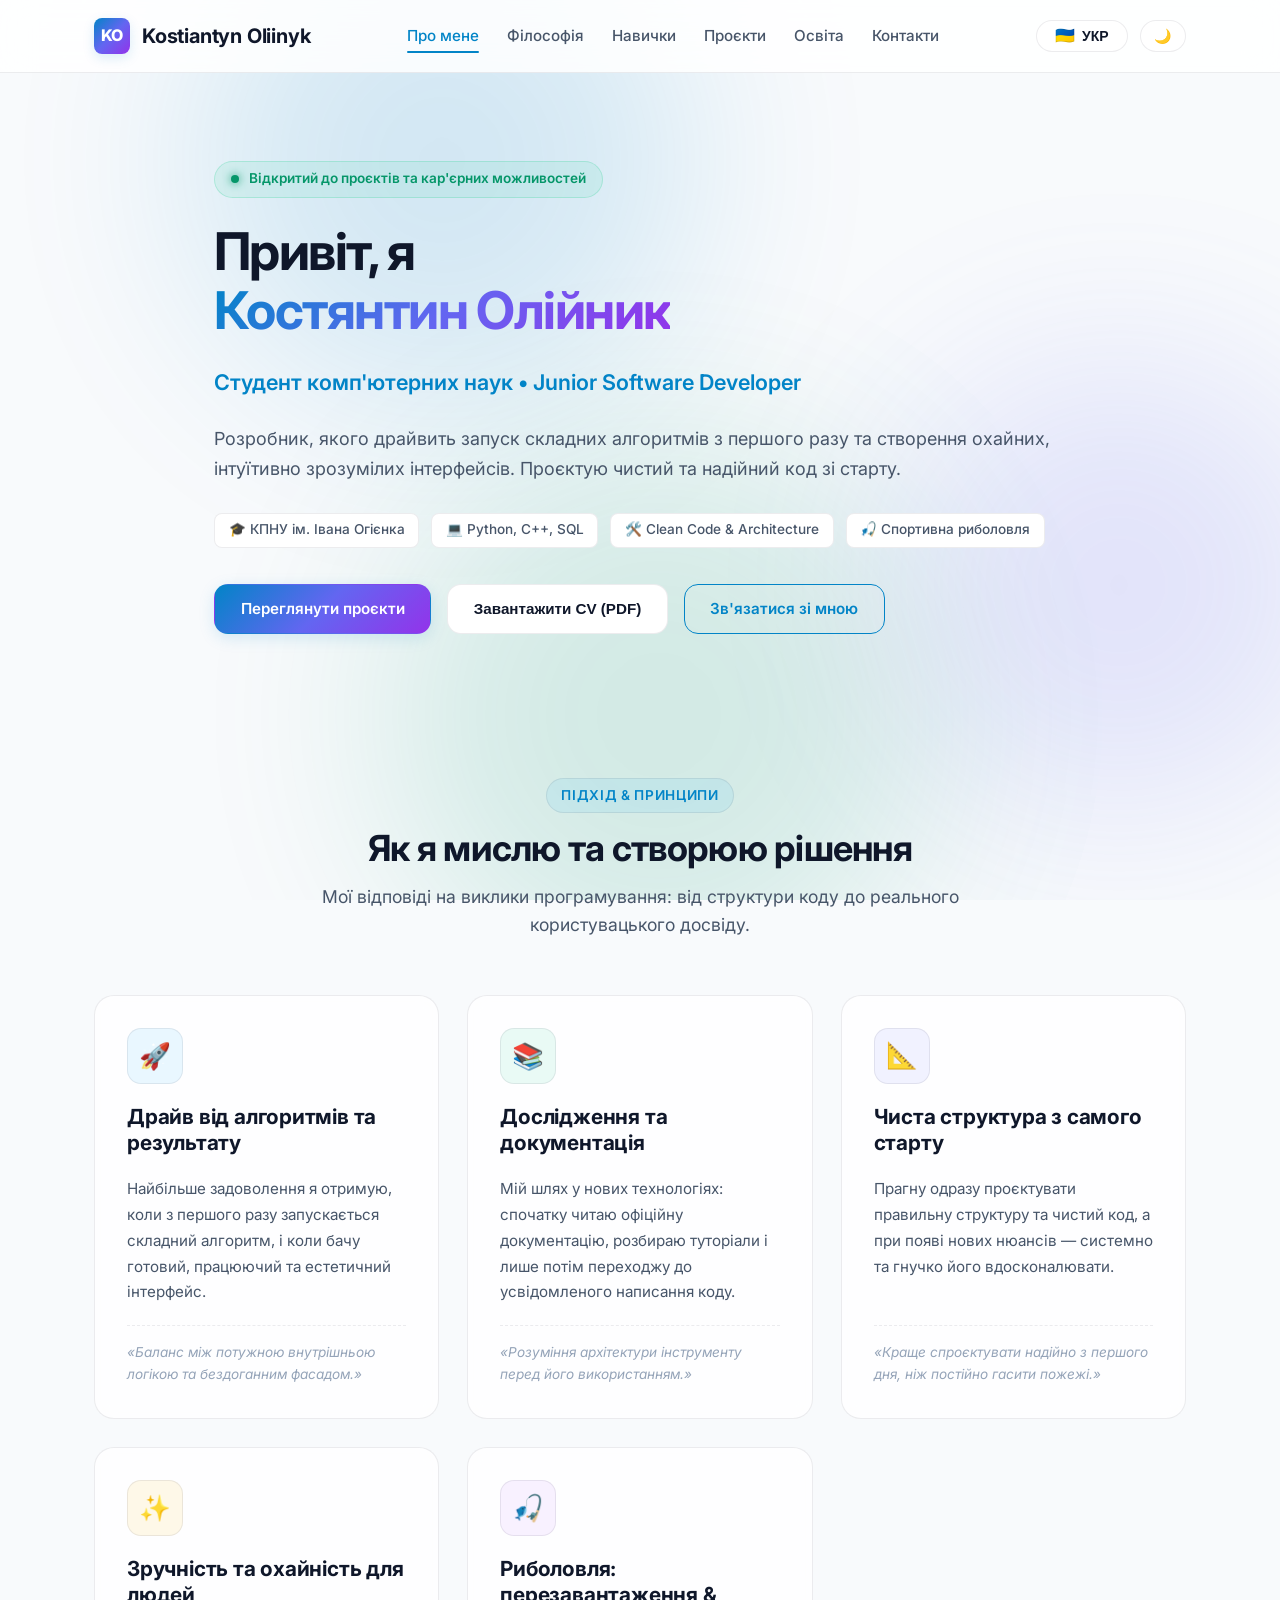
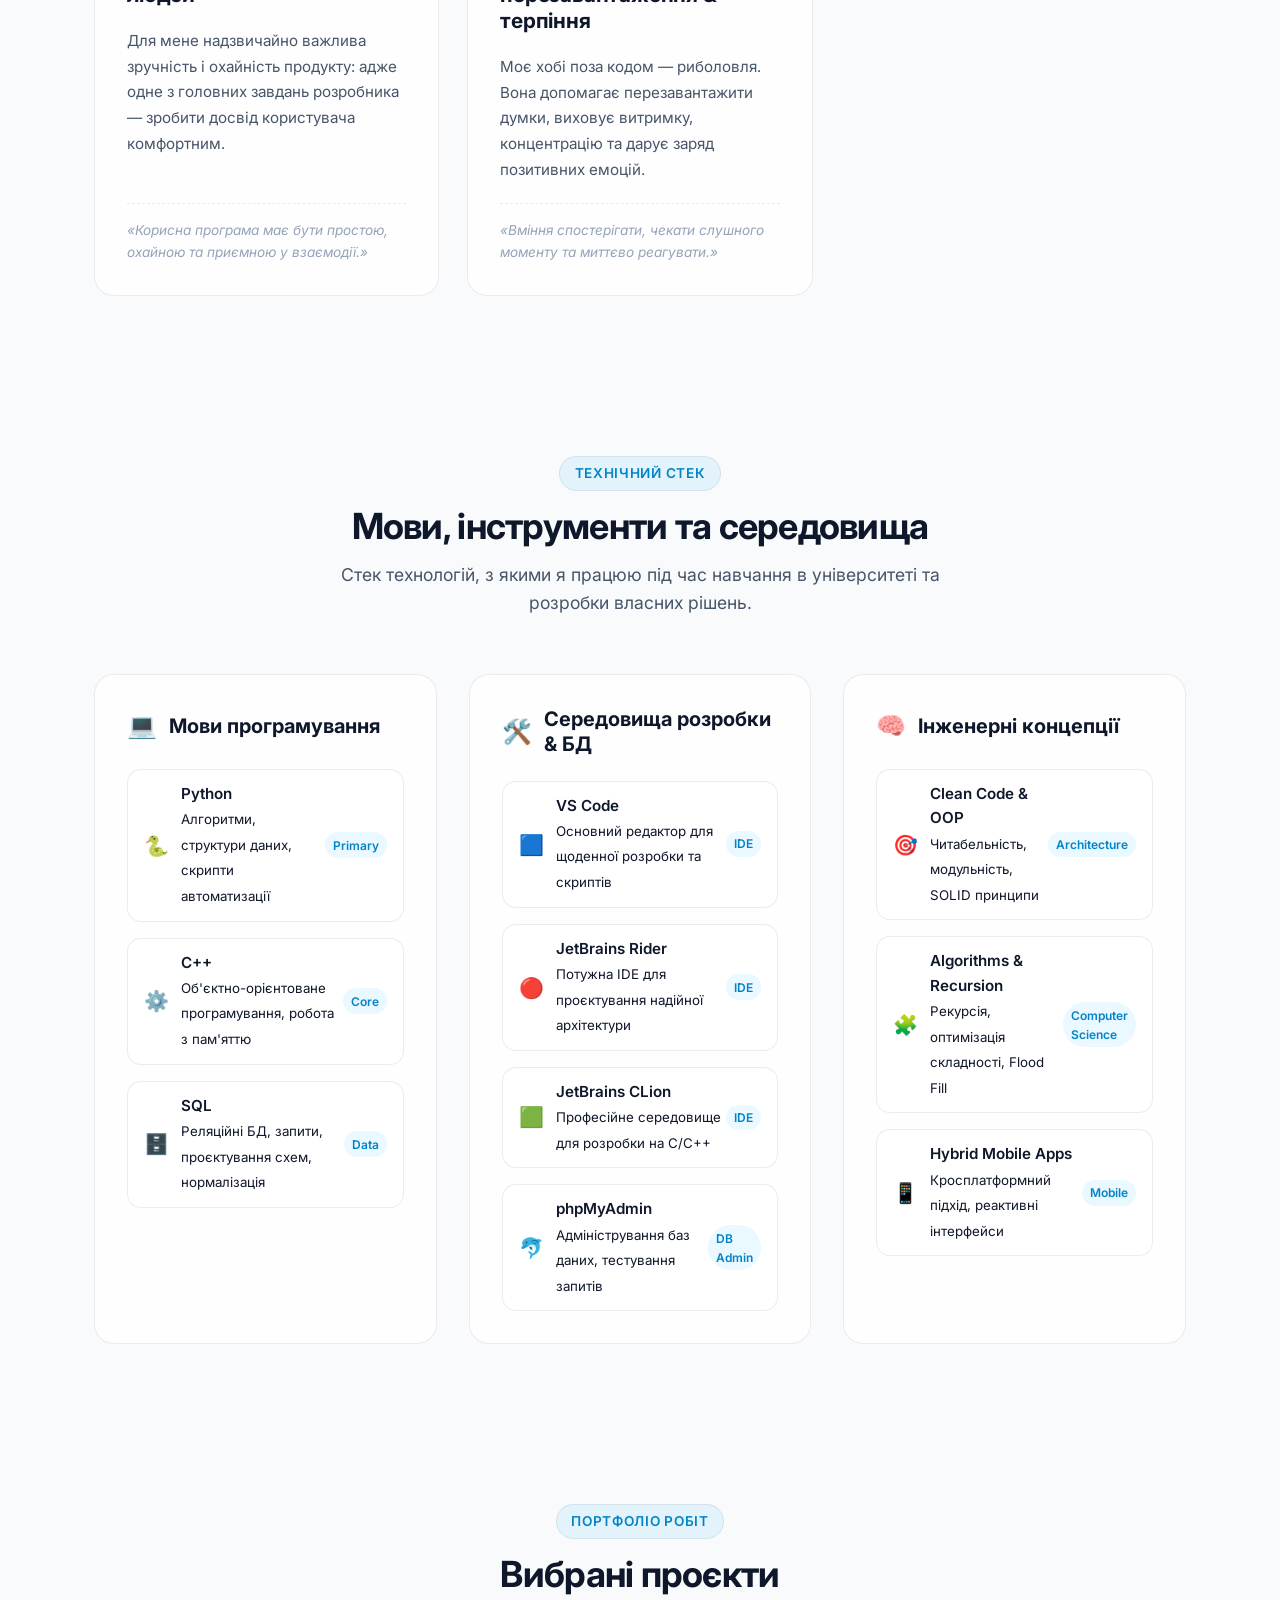
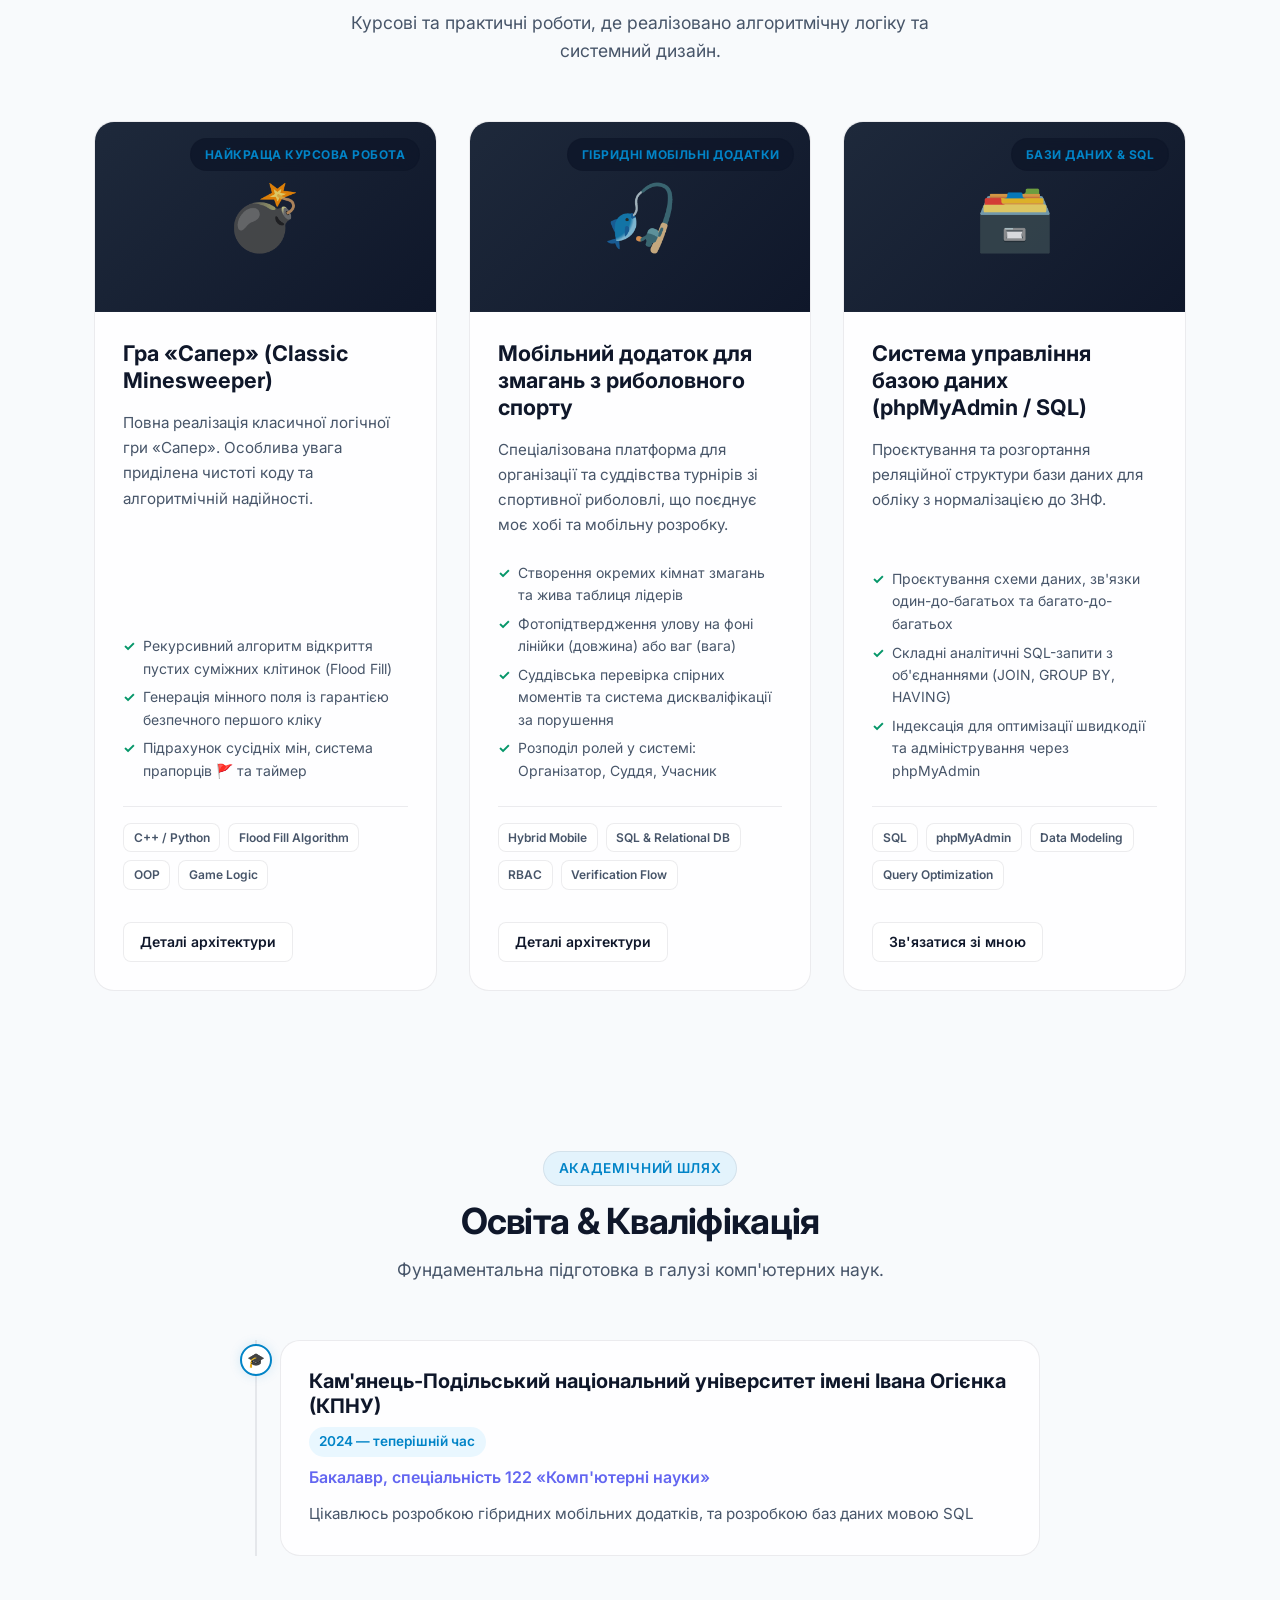
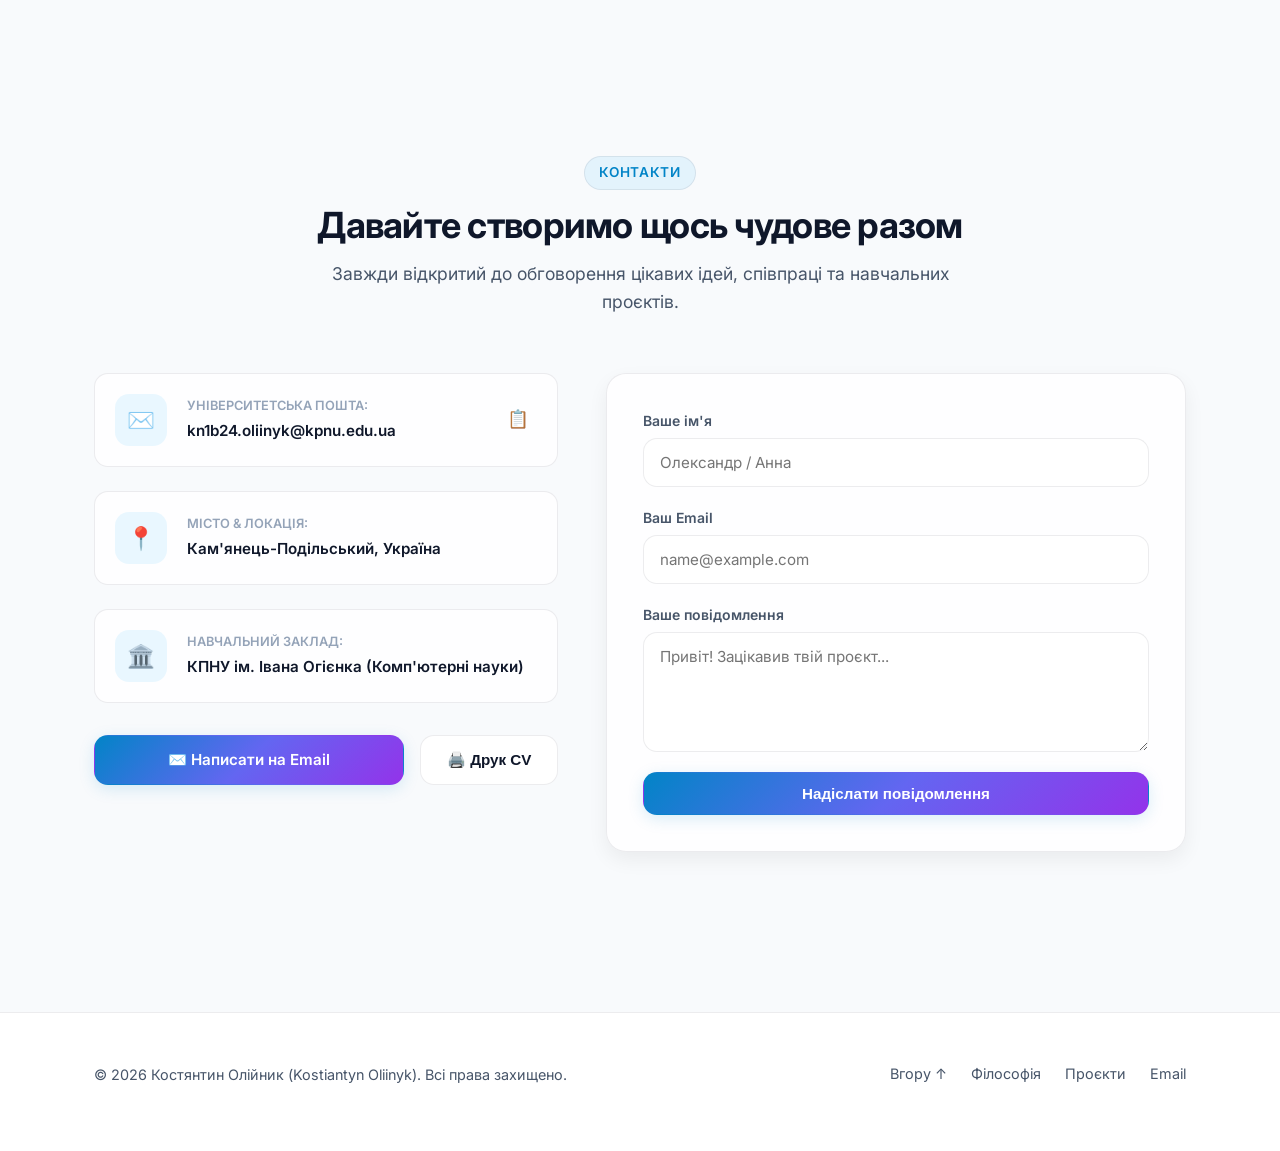
<file: index.html>
<!DOCTYPE html>
<html lang="uk" data-theme="dark">
<head>
  <meta charset="UTF-8">
  <meta name="viewport" content="width=device-width, initial-scale=1.0">
  <title>Костянтин Олійник | Резюме & Портфоліо</title>
  
  <meta name="description" content="Портфоліо та резюме Костянтина Олійника — студента комп'ютерних наук (КПНУ ім. Івана Огієнка), розробника на Python, C++, SQL.">
  <meta name="author" content="Костянтин Олійник">
  <meta name="keywords" content="Костянтин Олійник, Kostiantyn Oliinyk, резюме, portfolio, resume, комп'ютерні науки, КПНУ, розробник, Python, C++, SQL, hybrid mobile apps">
  <link rel="canonical" href="https://kostia-oliinyk.itkamianets.com/">

  <!-- Open Graph / Facebook / Telegram / LinkedIn SEO -->
  <meta property="og:type" content="website">
  <meta property="og:url" content="https://kostia-oliinyk.itkamianets.com/">
  <meta property="og:title" content="Костянтин Олійник | Резюме & Портфоліо">
  <meta property="og:description" content="Портфоліо та резюме Костянтина Олійника — студента комп'ютерних наук (КПНУ ім. Івана Огієнка), розробника на Python, C++, SQL.">
  <meta property="og:image" content="https://kostia-oliinyk.itkamianets.com/img/og-image.png">
  <meta property="og:image:width" content="1200">
  <meta property="og:image:height" content="630">
  <meta property="og:image:alt" content="Kostiantyn Oliinyk Portfolio & Resume">
  <meta property="og:locale" content="uk_UA">
  <meta property="og:locale:alternate" content="en_US">

  <!-- Twitter Card SEO -->
  <meta name="twitter:card" content="summary_large_image">
  <meta name="twitter:url" content="https://kostia-oliinyk.itkamianets.com/">
  <meta name="twitter:title" content="Костянтин Олійник | Резюме & Портфоліо">
  <meta name="twitter:description" content="Портфоліо та резюме Костянтина Олійника — студента комп'ютерних наук (КПНУ), розробника на Python, C++, SQL.">
  <meta name="twitter:image" content="https://kostia-oliinyk.itkamianets.com/img/og-image.png">

  <!-- Structured Data (JSON-LD) for Search Engines -->
  <script type="application/ld+json">
  {
    "@context": "https://schema.org",
    "@type": "Person",
    "name": "Костянтин Олійник",
    "alternateName": "Kostiantyn Oliinyk",
    "url": "https://kostia-oliinyk.itkamianets.com/",
    "image": "https://kostia-oliinyk.itkamianets.com/img/favicon.png",
    "jobTitle": "Junior Software Developer",
    "worksFor": {
      "@type": "EducationalOrganization",
      "name": "Кам'янець-Подільський національний університет імені Івана Огієнка"
    },
    "knowsAbout": ["Python", "C++", "SQL", "Clean Architecture", "Hybrid Mobile Applications"],
    "email": "mailto:kn1b24.oliinyk@kpnu.edu.ua"
  }
  </script>

  <!-- Inter & JetBrains Mono Fonts via Google Fonts (with system fallbacks) -->
  <link rel="preconnect" href="https://fonts.googleapis.com">
  <link rel="preconnect" href="https://fonts.gstatic.com" crossorigin>
  <link href="https://fonts.googleapis.com/css2?family=Inter:wght@400;500;600;700;800&family=JetBrains+Mono:wght@400;500;700&display=swap" rel="stylesheet">

  <!-- Favicon -->
  <link rel="icon" type="image/x-icon" href="favicon.ico">
  <link rel="icon" type="image/png" href="img/favicon.png">
  <link rel="apple-touch-icon" href="img/apple-touch-icon.png">

  <!-- Core Stylesheet -->
  <link rel="stylesheet" href="css/style.css">
</head>
<body>

  <!-- Ambient Animated Background Lights -->
  <div class="bg-ambient" aria-hidden="true">
    <div class="ambient-blob blob-1"></div>
    <div class="ambient-blob blob-2"></div>
    <div class="ambient-blob blob-3"></div>
  </div>

  <!-- Header / Navigation Bar -->
  <header class="navbar">
    <div class="container">
      <a href="#about" class="nav-brand">
        <div class="brand-icon">KO</div>
        <span>Kostiantyn Oliinyk</span>
      </a>

      <!-- Desktop Nav Links -->
      <ul class="nav-links">
        <li><a href="#about" class="nav-link" data-i18n="navAbout">Про мене</a></li>
        <li><a href="#philosophy" class="nav-link" data-i18n="navPhilosophy">Філософія</a></li>
        <li><a href="#skills" class="nav-link" data-i18n="navSkills">Навички</a></li>
        <li><a href="#projects" class="nav-link" data-i18n="navProjects">Проєкти</a></li>
        <li><a href="#education" class="nav-link" data-i18n="navEducation">Освіта</a></li>
        <li><a href="#contact" class="nav-link" data-i18n="navContact">Контакти</a></li>
      </ul>

      <!-- Action Buttons (Language & Theme Toggle) -->
      <div class="nav-actions">
        <!-- Language Switcher Button -->
        <button id="lang-toggle-btn" class="btn-control lang-btn" aria-label="Toggle language">
          <span id="lang-flag" class="lang-flag">🇺🇦</span>
          <span id="lang-label">УКР</span>
        </button>

        <!-- Theme Switcher Button -->
        <button id="theme-toggle-btn" class="btn-control" aria-label="Toggle theme">
          <span id="theme-icon">☀️</span>
        </button>

        <!-- Mobile Navigation Menu Toggle -->
        <button id="mobile-toggle" class="mobile-menu-toggle" aria-label="Open mobile menu">☰</button>
      </div>
    </div>

    <!-- Mobile Drawer Nav -->
    <nav id="mobile-nav" class="mobile-nav" aria-label="Mobile Navigation">
      <ul class="mobile-nav-links">
        <li><a href="#about" data-i18n="navAbout">Про мене</a></li>
        <li><a href="#philosophy" data-i18n="navPhilosophy">Філософія</a></li>
        <li><a href="#skills" data-i18n="navSkills">Навички</a></li>
        <li><a href="#projects" data-i18n="navProjects">Проєкти</a></li>
        <li><a href="#education" data-i18n="navEducation">Освіта</a></li>
        <li><a href="#contact" data-i18n="navContact">Контакти</a></li>
      </ul>
    </nav>
  </header>

  <!-- Main Content Wrap -->
  <main>
    <!-- HERO & ABOUT SECTION -->
    <section id="about" class="hero">
      <div class="container hero-grid">
        <div class="hero-content">
          <div class="hero-status-pill">
            <span class="status-dot"></span>
            <span data-i18n="heroStatus">Відкритий до проєктів та кар'єрних можливостей</span>
          </div>

          <h1 class="hero-title">
            <span data-i18n="heroGreeting">Привіт, я</span><br>
            <span class="gradient-text" data-i18n="heroName">Костянтин Олійник</span>
          </h1>

          <div class="hero-subtitle" data-i18n="heroRole">Студент комп'ютерних наук • Junior Software Developer</div>

          <p class="hero-description" data-i18n="heroDesc">
            Розробник, якого драйвить запуск складних алгоритмів з першого разу та створення охайних, інтуїтивно зрозумілих інтерфейсів. Проєктую чистий та надійний код зі старту.
          </p>

          <div class="hero-badges-row">
            <span class="hero-tag" data-i18n="heroBadge1">🎓 КПНУ ім. Івана Огієнка</span>
            <span class="hero-tag" data-i18n="heroBadge2">💻 Python, C++, SQL</span>
            <span class="hero-tag" data-i18n="heroBadge3">🛠️ Clean Code & Architecture</span>
            <span class="hero-tag" data-i18n="heroBadge4">🎣 Спортивна риболовля</span>
          </div>

          <div class="hero-cta">
            <a href="#projects" class="btn btn-primary" data-i18n="btnProjects">Переглянути проєкти</a>
            <button class="btn btn-secondary trigger-print-cv" data-i18n="btnDownloadCV">Завантажити CV (PDF)</button>
            <a href="#contact" class="btn btn-outline" data-i18n="btnContact">Зв'язатися зі мною</a>
          </div>
        </div>

      </div>
    </section>

    <!-- CORE MINDSET & PHILOSOPHY SECTION (From Questionnaire Answers) -->
    <section id="philosophy" class="philosophy-section">
      <div class="container">
        <div class="section-title-wrap">
          <span class="section-badge" data-i18n="philosophyBadge">Підхід & Принципи</span>
          <h2 class="section-title" data-i18n="philosophyTitle">Як я мислю та створюю рішення</h2>
          <p class="section-subtitle" data-i18n="philosophySubtitle">Мої відповіді на виклики програмування: від структури коду до реального користувацького досвіду.</p>
        </div>

        <div class="philosophy-grid">
          <!-- Card 1: What Drives Me -->
          <div class="philosophy-card">
            <div class="philosophy-icon-wrap">🚀</div>
            <h3 class="philosophy-title" data-i18n="philDriveTitle">Драйв від алгоритмів та результату</h3>
            <p class="philosophy-text" data-i18n="philDriveDesc">
              Найбільше задоволення я отримую, коли з першого разу запускається складний алгоритм, і коли бачу готовий, працюючий та естетичний інтерфейс.
            </p>
            <div class="philosophy-quote" data-i18n="philDriveQuote">
              «Баланс між потужною внутрішньою логікою та бездоганним фасадом.»
            </div>
          </div>

          <!-- Card 2: How I Learn -->
          <div class="philosophy-card green">
            <div class="philosophy-icon-wrap">📚</div>
            <h3 class="philosophy-title" data-i18n="philLearnTitle">Дослідження та документація</h3>
            <p class="philosophy-text" data-i18n="philLearnDesc">
              Мій шлях у нових технологіях: спочатку читаю офіційну документацію, розбираю туторіали і лише потім переходжу до усвідомленого написання коду.
            </p>
            <div class="philosophy-quote" data-i18n="philLearnQuote">
              «Розуміння архітектури інструменту перед його використанням.»
            </div>
          </div>

          <!-- Card 3: Architecture & Perfectionism -->
          <div class="philosophy-card indigo">
            <div class="philosophy-icon-wrap">📐</div>
            <h3 class="philosophy-title" data-i18n="philArchTitle">Чиста структура з самого старту</h3>
            <p class="philosophy-text" data-i18n="philArchDesc">
              Прагну одразу проєктувати правильну структуру та чистий код, а при появі нових нюансів — системно та гнучко його вдосконалювати.
            </p>
            <div class="philosophy-quote" data-i18n="philArchQuote">
              «Краще спроєктувати надійно з першого дня, ніж постійно гасити пожежі.»
            </div>
          </div>

          <!-- Card 4: UX & Neatness -->
          <div class="philosophy-card amber">
            <div class="philosophy-icon-wrap">✨</div>
            <h3 class="philosophy-title" data-i18n="philUxTitle">Зручність та охайність для людей</h3>
            <p class="philosophy-text" data-i18n="philUxDesc">
              Для мене надзвичайно важлива зручність і охайність продукту: адже одне з головних завдань розробника — зробити досвід користувача комфортним.
            </p>
            <div class="philosophy-quote" data-i18n="philUxQuote">
              «Корисна програма має бути простою, охайною та приємною у взаємодії.»
            </div>
          </div>

          <!-- Card 5: Life Outside Code -->
          <div class="philosophy-card purple">
            <div class="philosophy-icon-wrap">🎣</div>
            <h3 class="philosophy-title" data-i18n="philHobbyTitle">Риболовля: перезавантаження & терпіння</h3>
            <p class="philosophy-text" data-i18n="philHobbyDesc">
              Моє хобі поза кодом — риболовля. Вона допомагає перезавантажити думки, виховує витримку, концентрацію та дарує заряд позитивних емоцій.
            </p>
            <div class="philosophy-quote" data-i18n="philHobbyQuote">
              «Вміння спостерігати, чекати слушного моменту та миттєво реагувати.»
            </div>
          </div>
        </div>
      </div>
    </section>

    <!-- TECHNICAL SKILLS SECTION -->
    <section id="skills" class="skills-section">
      <div class="container">
        <div class="section-title-wrap">
          <span class="section-badge" data-i18n="skillsBadge">Технічний стек</span>
          <h2 class="section-title" data-i18n="skillsTitle">Мови, інструменти та середовища</h2>
          <p class="section-subtitle" data-i18n="skillsSubtitle">Стек технологій, з якими я працюю під час навчання в університеті та розробки власних рішень.</p>
        </div>

        <div class="skills-container">
          <!-- Languages Category -->
          <div class="skill-category">
            <div class="skill-category-header">
              <span class="skill-cat-icon">💻</span>
              <h3 class="skill-category-title" data-i18n="skillCatLanguages">Мови програмування</h3>
            </div>
            <div class="skill-items-grid">
              <div class="skill-item">
                <div class="skill-meta">
                  <div class="skill-icon">🐍</div>
                  <div>
                    <div class="skill-name">Python</div>
                    <small class="skill-desc" data-i18n="skillPythonDesc">Алгоритми, структури даних, скрипти автоматизації</small>
                  </div>
                </div>
                <span class="skill-tag">Primary</span>
              </div>

              <div class="skill-item">
                <div class="skill-meta">
                  <div class="skill-icon">⚙️</div>
                  <div>
                    <div class="skill-name">C++</div>
                    <small class="skill-desc" data-i18n="skillCppDesc">Об'єктно-орієнтоване програмування, робота з пам'яттю</small>
                  </div>
                </div>
                <span class="skill-tag">Core</span>
              </div>

              <div class="skill-item">
                <div class="skill-meta">
                  <div class="skill-icon">🗄️</div>
                  <div>
                    <div class="skill-name">SQL</div>
                    <small class="skill-desc" data-i18n="skillSqlDesc">Реляційні БД, запити, проєктування схем, нормалізація</small>
                  </div>
                </div>
                <span class="skill-tag">Data</span>
              </div>
            </div>
          </div>

          <!-- Tools & IDEs Category -->
          <div class="skill-category">
            <div class="skill-category-header">
              <span class="skill-cat-icon">🛠️</span>
              <h3 class="skill-category-title" data-i18n="skillCatTools">Середовища розробки & БД</h3>
            </div>
            <div class="skill-items-grid">
              <div class="skill-item">
                <div class="skill-meta">
                  <div class="skill-icon">🟦</div>
                  <div>
                    <div class="skill-name">VS Code</div>
                    <small class="skill-desc" data-i18n="skillVsCodeDesc">Основний редактор для щоденної розробки та скриптів</small>
                  </div>
                </div>
                <span class="skill-tag">IDE</span>
              </div>

              <div class="skill-item">
                <div class="skill-meta">
                  <div class="skill-icon">🔴</div>
                  <div>
                    <div class="skill-name">JetBrains Rider</div>
                    <small class="skill-desc" data-i18n="skillRiderDesc">Потужна IDE для проєктування надійної архітектури</small>
                  </div>
                </div>
                <span class="skill-tag">IDE</span>
              </div>

              <div class="skill-item">
                <div class="skill-meta">
                  <div class="skill-icon">🟩</div>
                  <div>
                    <div class="skill-name">JetBrains CLion</div>
                    <small class="skill-desc" data-i18n="skillClionDesc">Професійне середовище для розробки на C/C++</small>
                  </div>
                </div>
                <span class="skill-tag">IDE</span>
              </div>

              <div class="skill-item">
                <div class="skill-meta">
                  <div class="skill-icon">🐬</div>
                  <div>
                    <div class="skill-name">phpMyAdmin</div>
                    <small class="skill-desc" data-i18n="skillPhpMyAdminDesc">Адміністрування баз даних, тестування запитів</small>
                  </div>
                </div>
                <span class="skill-tag">DB Admin</span>
              </div>
            </div>
          </div>

          <!-- Engineering Concepts -->
          <div class="skill-category">
            <div class="skill-category-header">
              <span class="skill-cat-icon">🧠</span>
              <h3 class="skill-category-title" data-i18n="skillCatConcepts">Інженерні концепції</h3>
            </div>
            <div class="skill-items-grid">
              <div class="skill-item">
                <div class="skill-meta">
                  <div class="skill-icon">🎯</div>
                  <div>
                    <div class="skill-name">Clean Code & OOP</div>
                    <small class="skill-desc" data-i18n="skillCleanCodeDesc">Читабельність, модульність, SOLID принципи</small>
                  </div>
                </div>
                <span class="skill-tag">Architecture</span>
              </div>

              <div class="skill-item">
                <div class="skill-meta">
                  <div class="skill-icon">🧩</div>
                  <div>
                    <div class="skill-name">Algorithms & Recursion</div>
                    <small class="skill-desc" data-i18n="skillAlgoDesc">Рекурсія, оптимізація складності, Flood Fill</small>
                  </div>
                </div>
                <span class="skill-tag">Computer Science</span>
              </div>

              <div class="skill-item">
                <div class="skill-meta">
                  <div class="skill-icon">📱</div>
                  <div>
                    <div class="skill-name">Hybrid Mobile Apps</div>
                    <small class="skill-desc" data-i18n="skillHybridDesc">Кросплатформний підхід, реактивні інтерфейси</small>
                  </div>
                </div>
                <span class="skill-tag">Mobile</span>
              </div>
            </div>
          </div>
        </div>
      </div>
    </section>

    <!-- FEATURED PROJECTS SECTION -->
    <section id="projects" class="projects-section">
      <div class="container">
        <div class="section-title-wrap">
          <span class="section-badge" data-i18n="projectsBadge">Портфоліо робіт</span>
          <h2 class="section-title" data-i18n="projectsTitle">Вибрані проєкти</h2>
          <p class="section-subtitle" data-i18n="projectsSubtitle">Курсові та практичні роботи, де реалізовано алгоритмічну логіку та системний дизайн.</p>
        </div>

        <div class="projects-grid">
          <!-- Project 1: Minesweeper (Best Coursework) -->
          <div class="project-card">
            <div class="project-banner">
              <div class="project-banner-decor">💣</div>
              <span class="project-badge-float" data-i18n="proj1Badge">Найкраща курсова робота</span>
            </div>
            <div class="project-body">
              <h3 class="project-title" data-i18n="proj1Title">Гра «Сапер» (Classic Minesweeper)</h3>
              <p class="project-desc" data-i18n="proj1Desc">
                Повна реалізація класичної логічної гри «Сапер». Особлива увага приділена чистоті коду та алгоритмічній надійності.
              </p>
              <ul class="project-features">
                <li data-i18n="proj1Feat1">Рекурсивний алгоритм відкриття пустих суміжних клітинок (Flood Fill)</li>
                <li data-i18n="proj1Feat2">Генерація мінного поля із гарантією безпечного першого кліку</li>
                <li data-i18n="proj1Feat3">Підрахунок сусідніх мін, система прапорців 🚩 та таймер</li>
              </ul>
              <div class="project-tags">
                <span class="tech-tag">C++ / Python</span>
                <span class="tech-tag">Flood Fill Algorithm</span>
                <span class="tech-tag">OOP</span>
                <span class="tech-tag">Game Logic</span>
              </div>
              <div class="project-actions">
                <a href="#contact" class="btn btn-secondary btn-sm" data-i18n="btnViewDetails">Деталі архітектури</a>
              </div>
            </div>
          </div>

          <!-- Project 2: Sport Fishing Tournament App (Hybrid Mobile & Personal Passion) -->
          <div class="project-card">
            <div class="project-banner">
              <div class="project-banner-decor">🎣</div>
              <span class="project-badge-float" data-i18n="proj2Badge">Гібридні мобільні додатки</span>
            </div>
            <div class="project-body">
              <h3 class="project-title" data-i18n="proj2Title">Мобільний додаток для змагань з риболовного спорту</h3>
              <p class="project-desc" data-i18n="proj2Desc">
                Спеціалізована платформа для організації та суддівства турнірів зі спортивної риболовлі, що поєднує моє хобі та мобільну розробку.
              </p>
              <ul class="project-features">
                <li data-i18n="proj2Feat1">Створення окремих кімнат змагань та жива таблиця лідерів</li>
                <li data-i18n="proj2Feat2">Фотопідтвердження улову на фоні лінійки (довжина) або ваг (вага)</li>
                <li data-i18n="proj2Feat3">Суддівська перевірка спірних моментів та система дискваліфікації за порушення</li>
                <li data-i18n="proj2Feat4">Розподіл ролей у системі: Організатор, Суддя, Учасник</li>
              </ul>
              <div class="project-tags">
                <span class="tech-tag">Hybrid Mobile</span>
                <span class="tech-tag">SQL & Relational DB</span>
                <span class="tech-tag">RBAC</span>
                <span class="tech-tag">Verification Flow</span>
              </div>
              <div class="project-actions">
                <a href="#contact" class="btn btn-secondary btn-sm" data-i18n="btnViewDetails">Деталі архітектури</a>
              </div>
            </div>
          </div>

          <!-- Project 3: Relational Database Architecture -->
          <div class="project-card">
            <div class="project-banner">
              <div class="project-banner-decor">🗃️</div>
              <span class="project-badge-float" data-i18n="proj3Badge">Бази даних & SQL</span>
            </div>
            <div class="project-body">
              <h3 class="project-title" data-i18n="proj3Title">Система управління базою даних (phpMyAdmin / SQL)</h3>
              <p class="project-desc" data-i18n="proj3Desc">
                Проєктування та розгортання реляційної структури бази даних для обліку з нормалізацією до 3НФ.
              </p>
              <ul class="project-features">
                <li data-i18n="proj3Feat1">Проєктування схеми даних, зв'язки один-до-багатьох та багато-до-багатьох</li>
                <li data-i18n="proj3Feat2">Складні аналітичні SQL-запити з об'єднаннями (JOIN, GROUP BY, HAVING)</li>
                <li data-i18n="proj3Feat3">Індексація для оптимізації швидкодії та адміністрування через phpMyAdmin</li>
              </ul>
              <div class="project-tags">
                <span class="tech-tag">SQL</span>
                <span class="tech-tag">phpMyAdmin</span>
                <span class="tech-tag">Data Modeling</span>
                <span class="tech-tag">Query Optimization</span>
              </div>
              <div class="project-actions">
                <a href="#contact" class="btn btn-secondary btn-sm" data-i18n="btnContact">Зв'язатися</a>
              </div>
            </div>
          </div>
        </div>
      </div>
    </section>

    <!-- EDUCATION SECTION -->
    <section id="education" class="education-section">
      <div class="container">
        <div class="section-title-wrap">
          <span class="section-badge" data-i18n="educationBadge">Академічний шлях</span>
          <h2 class="section-title" data-i18n="educationTitle">Освіта & Кваліфікація</h2>
          <p class="section-subtitle" data-i18n="educationSubtitle">Фундаментальна підготовка в галузі комп'ютерних наук.</p>
        </div>

        <div class="education-wrap">
          <div class="timeline">
            <div class="timeline-item">
              <div class="timeline-marker">🎓</div>
              <div class="timeline-card">
                <div class="timeline-meta">
                  <h3 class="timeline-institution" data-i18n="eduUni">Кам'янець-Подільський національний університет імені Івана Огієнка (КПНУ)</h3>
                  <span class="timeline-period" data-i18n="eduPeriod">2024 — теперішній час</span>
                </div>
                <div class="timeline-degree" data-i18n="eduDegree">Бакалавр, спеціальність 122 «Комп'ютерні науки»</div>
                <p class="timeline-desc" data-i18n="eduDesc">
                  Цікавлюсь розробкою гібридних мобільних додатків, та розробкою баз даних мовою SQL
                </p>
              </div>
            </div>
          </div>
        </div>
      </div>
    </section>

    <!-- CONTACT SECTION -->
    <section id="contact" class="contact-section">
      <div class="container">
        <div class="section-title-wrap">
          <span class="section-badge" data-i18n="contactBadge">Контакти</span>
          <h2 class="section-title" data-i18n="contactTitle">Давайте створимо щось чудове разом</h2>
          <p class="section-subtitle" data-i18n="contactSubtitle">Завжди відкритий до обговорення цікавих ідей, співпраці та навчальних проєктів.</p>
        </div>

        <div class="contact-grid">
          <!-- Contact Info Cards -->
          <div class="contact-info">
            <!-- Email -->
            <div class="contact-card">
              <div class="contact-card-icon">✉️</div>
              <div class="contact-card-content">
                <span class="contact-card-label" data-i18n="contactEmailLabel">Університетська пошта:</span>
                <span class="contact-card-val">kn1b24.oliinyk@kpnu.edu.ua</span>
              </div>
              <button id="copy-email-btn" class="btn-copy" title="Скопіювати email">📋</button>
            </div>

            <!-- Location -->
            <div class="contact-card">
              <div class="contact-card-icon">📍</div>
              <div class="contact-card-content">
                <span class="contact-card-label" data-i18n="contactLocationLabel">Місто & Локація:</span>
                <span class="contact-card-val" data-i18n="contactLocationVal">Кам'янець-Подільський, Україна</span>
              </div>
            </div>

            <!-- University Affiliation -->
            <div class="contact-card">
              <div class="contact-card-icon">🏛️</div>
              <div class="contact-card-content">
                <span class="contact-card-label" data-i18n="contactInstLabel">Навчальний заклад:</span>
                <span class="contact-card-val" data-i18n="contactInstVal">КПНУ ім. Івана Огієнка (Комп'ютерні науки)</span>
              </div>
            </div>

            <!-- Direct Actions -->
            <div style="margin-top: 0.5rem; display: flex; gap: 1rem;">
              <a href="mailto:kn1b24.oliinyk@kpnu.edu.ua" class="btn btn-primary" style="flex: 1;">
                <span>✉️ Написати на Email</span>
              </a>
              <button class="btn btn-secondary trigger-print-cv" title="Print/Export CV">
                <span>🖨️ Друк CV</span>
              </button>
            </div>
          </div>

          <!-- Interactive Contact Form Mockup -->
          <div class="contact-form-wrap">
            <form id="contact-form" class="contact-form">
              <div class="form-group">
                <label class="form-label" for="form-name" data-i18n="formNameLabel">Ваше ім'я</label>
                <input type="text" id="form-name" class="form-input" required data-i18n-placeholder="formNamePlaceholder" placeholder="Олександр / Анна">
              </div>

              <div class="form-group">
                <label class="form-label" for="form-email" data-i18n="formEmailLabel">Ваш Email</label>
                <input type="email" id="form-email" class="form-input" required data-i18n-placeholder="formEmailPlaceholder" placeholder="name@example.com">
              </div>

              <div class="form-group">
                <label class="form-label" for="form-message" data-i18n="formMsgLabel">Ваше повідомлення</label>
                <textarea id="form-message" class="form-textarea" required data-i18n-placeholder="formMsgPlaceholder" placeholder="Привіт! Зацікавив твій проєкт..."></textarea>
              </div>

              <button type="submit" class="btn btn-primary" data-i18n="btnSendMsg">Надіслати повідомлення</button>
            </form>
          </div>
        </div>
      </div>
    </section>
  </main>

  <!-- FOOTER -->
  <footer class="footer">
    <div class="container">
      <div class="footer-content">
        <div class="footer-copy">
          © 2026 Костянтин Олійник (Kostiantyn Oliinyk). <span data-i18n="footerRights">Всі права захищено.</span>
        </div>
        <ul class="footer-links">
          <li><a href="#about" data-i18n="footerBackToTop">Вгору ↑</a></li>
          <li><a href="#philosophy" data-i18n="navPhilosophy">Філософія</a></li>
          <li><a href="#projects" data-i18n="navProjects">Проєкти</a></li>
          <li><a href="mailto:kn1b24.oliinyk@kpnu.edu.ua">Email</a></li>
        </ul>
      </div>
    </div>
  </footer>

  <!-- TOAST NOTIFICATION -->
  <div id="toast" class="toast" role="alert" aria-live="polite"></div>

  <!-- Main JavaScript File -->
  <script src="js/main.js"></script>
</body>
</html>
</file>
<file: css/style.css>
/* ===================================================================
   PORTFOLIO & RESUME STYLESHEET
   Author: Kostiantyn Oliinyk (Костянтин Олійник)
   Theme: Modern Developer Portfolio with Dark/Light & i18n
   =================================================================== */

:root {
  /* Color Palette - Dark Mode (Default) */
  --bg-primary: #0f172a;
  --bg-secondary: #1e293b;
  --bg-tertiary: #334155;
  --bg-glass: rgba(30, 41, 59, 0.85);
  --bg-card: rgba(30, 41, 59, 0.7);
  --bg-card-hover: rgba(51, 65, 85, 0.9);

  --text-primary: #f8fafc;
  --text-secondary: #94a3b8;
  --text-muted: #64748b;

  --accent-primary: #38bdf8;       /* Cyan */
  --accent-secondary: #818cf8;     /* Indigo */
  --accent-tertiary: #34d399;      /* Emerald */
  --accent-gradient: linear-gradient(135deg, #38bdf8 0%, #818cf8 50%, #c084fc 100%);
  --accent-glow: rgba(56, 189, 248, 0.25);

  --border-subtle: rgba(148, 163, 184, 0.15);
  --border-focus: rgba(56, 189, 248, 0.5);

  --shadow-sm: 0 2px 8px rgba(0, 0, 0, 0.2);
  --shadow-md: 0 8px 24px rgba(0, 0, 0, 0.3);
  --shadow-lg: 0 16px 36px rgba(0, 0, 0, 0.4);

  --font-sans: 'Inter', -apple-system, BlinkMacSystemFont, "Segoe UI", Roboto, Oxygen, Ubuntu, Cantarell, sans-serif;
  --font-mono: 'JetBrains Mono', 'Fira Code', 'Consolas', monospace;

  --radius-sm: 8px;
  --radius-md: 14px;
  --radius-lg: 20px;
  --radius-full: 9999px;

  --transition: all 0.25s cubic-bezier(0.4, 0, 0.2, 1);
  --container-width: 1140px;
}

[data-theme="light"] {
  --bg-primary: #f8fafc;
  --bg-secondary: #ffffff;
  --bg-tertiary: #e2e8f0;
  --bg-glass: rgba(255, 255, 255, 0.85);
  --bg-card: rgba(255, 255, 255, 0.8);
  --bg-card-hover: #ffffff;

  --text-primary: #0f172a;
  --text-secondary: #475569;
  --text-muted: #94a3b8;

  --accent-primary: #0284c7;
  --accent-secondary: #6366f1;
  --accent-tertiary: #059669;
  --accent-gradient: linear-gradient(135deg, #0284c7 0%, #6366f1 50%, #9333ea 100%);
  --accent-glow: rgba(2, 132, 199, 0.15);

  --border-subtle: rgba(15, 23, 42, 0.08);
  --border-focus: rgba(2, 132, 199, 0.5);

  --shadow-sm: 0 2px 8px rgba(0, 0, 0, 0.04);
  --shadow-md: 0 8px 20px rgba(0, 0, 0, 0.06);
  --shadow-lg: 0 16px 32px rgba(0, 0, 0, 0.08);
}

/* 404 Error Page */
.error-page {
  min-height: calc(100vh - 4.5rem - 120px);
  display: flex;
  align-items: center;
  justify-content: center;
  padding: 4rem 1.5rem;
  text-align: center;
}

.error-card {
  max-width: 600px;
  width: 100%;
  background: var(--bg-card);
  backdrop-filter: blur(16px);
  border: 1px solid var(--border-subtle);
  border-radius: var(--radius-lg);
  padding: 3.5rem 2rem;
  box-shadow: var(--shadow-lg);
  display: flex;
  flex-direction: column;
  align-items: center;
  gap: 1.5rem;
}

.error-code {
  font-size: 7rem;
  font-weight: 800;
  line-height: 1;
  letter-spacing: -0.04em;
  font-family: var(--font-mono);
  background: var(--accent-gradient);
  -webkit-background-clip: text;
  background-clip: text;
  color: transparent;
  text-shadow: 0 10px 30px var(--accent-glow);
}

.error-icon {
  font-size: 3.5rem;
  margin-bottom: -0.5rem;
}

.error-title {
  font-size: 2rem;
  letter-spacing: -0.02em;
}

.error-desc {
  color: var(--text-secondary);
  font-size: 1.1rem;
  line-height: 1.6;
}

.error-actions {
  display: flex;
  gap: 1rem;
  flex-wrap: wrap;
  justify-content: center;
  margin-top: 1rem;
}

/* Base Reset */
*, *::before, *::after {
  box-sizing: border-box;
  margin: 0;
  padding: 0;
}

html {
  scroll-behavior: smooth;
  font-size: 16px;
}

body {
  font-family: var(--font-sans);
  background-color: var(--bg-primary);
  color: var(--text-primary);
  line-height: 1.6;
  overflow-x: hidden;
  transition: background-color 0.3s ease, color 0.3s ease;
  min-height: 100vh;
}

/* Background Ambient Glows */
.bg-ambient {
  position: fixed;
  top: 0;
  left: 0;
  width: 100vw;
  height: 100vh;
  z-index: -1;
  pointer-events: none;
  overflow: hidden;
}

.ambient-blob {
  position: absolute;
  border-radius: 50%;
  filter: blur(100px);
  opacity: 0.15;
  transition: opacity 0.3s ease;
}

.blob-1 {
  top: -10%;
  left: 15%;
  width: 500px;
  height: 500px;
  background: var(--accent-primary);
}

.blob-2 {
  top: 40%;
  right: -5%;
  width: 450px;
  height: 450px;
  background: var(--accent-secondary);
}

.blob-3 {
  bottom: -10%;
  left: 30%;
  width: 550px;
  height: 550px;
  background: var(--accent-tertiary);
}

/* Layout Container */
.container {
  width: 100%;
  max-width: var(--container-width);
  margin: 0 auto;
  padding: 0 1.5rem;
}

/* Typography & Helpers */
h1, h2, h3, h4 {
  color: var(--text-primary);
  font-weight: 700;
  line-height: 1.25;
}

a {
  color: inherit;
  text-decoration: none;
  transition: var(--transition);
}

.gradient-text {
  background: var(--accent-gradient);
  -webkit-background-clip: text;
  background-clip: text;
  color: transparent;
  display: inline-block;
}

.section-title-wrap {
  text-align: center;
  margin-bottom: 3.5rem;
}

.section-badge {
  display: inline-flex;
  align-items: center;
  gap: 0.5rem;
  padding: 0.35rem 0.9rem;
  border-radius: var(--radius-full);
  background: rgba(56, 189, 248, 0.1);
  border: 1px solid var(--border-subtle);
  color: var(--accent-primary);
  font-size: 0.85rem;
  font-weight: 600;
  letter-spacing: 0.05em;
  text-transform: uppercase;
  margin-bottom: 0.8rem;
}

.section-title {
  font-size: 2.25rem;
  letter-spacing: -0.02em;
  margin-bottom: 0.75rem;
}

.section-subtitle {
  color: var(--text-secondary);
  font-size: 1.1rem;
  max-width: 650px;
  margin: 0 auto;
}

/* Navbar */
.navbar {
  position: sticky;
  top: 0;
  z-index: 100;
  background: var(--bg-glass);
  backdrop-filter: blur(16px);
  -webkit-backdrop-filter: blur(16px);
  border-bottom: 1px solid var(--border-subtle);
  transition: var(--transition);
}

.navbar .container {
  display: flex;
  align-items: center;
  justify-content: space-between;
  height: 4.5rem;
}

.nav-brand {
  display: flex;
  align-items: center;
  gap: 0.75rem;
  font-weight: 700;
  font-size: 1.25rem;
  letter-spacing: -0.01em;
}

.brand-icon {
  width: 2.25rem;
  height: 2.25rem;
  border-radius: var(--radius-sm);
  background: var(--accent-gradient);
  display: flex;
  align-items: center;
  justify-content: center;
  color: #fff;
  font-weight: 800;
  font-size: 1rem;
  box-shadow: 0 4px 12px var(--accent-glow);
}

.nav-links {
  display: flex;
  align-items: center;
  gap: 1.75rem;
  list-style: none;
}

.nav-link {
  color: var(--text-secondary);
  font-weight: 500;
  font-size: 0.95rem;
  position: relative;
  padding: 0.25rem 0;
}

.nav-link:hover,
.nav-link.active {
  color: var(--accent-primary);
}

.nav-link.active::after {
  content: '';
  position: absolute;
  bottom: -4px;
  left: 0;
  width: 100%;
  height: 2px;
  background: var(--accent-primary);
  border-radius: var(--radius-full);
}

.nav-actions {
  display: flex;
  align-items: center;
  gap: 0.75rem;
}

/* Control Buttons (Lang & Theme) */
.btn-control {
  background: var(--bg-secondary);
  border: 1px solid var(--border-subtle);
  color: var(--text-primary);
  padding: 0.45rem 0.85rem;
  border-radius: var(--radius-full);
  font-size: 0.875rem;
  font-weight: 600;
  display: inline-flex;
  align-items: center;
  gap: 0.45rem;
  cursor: pointer;
  transition: var(--transition);
}

.btn-control:hover {
  background: var(--bg-tertiary);
  border-color: var(--border-focus);
  transform: translateY(-1px);
}

.lang-btn {
  min-width: 92px;
  justify-content: center;
}

.lang-flag {
  font-size: 1rem;
  line-height: 1;
}

.mobile-menu-toggle {
  display: none;
  background: none;
  border: none;
  color: var(--text-primary);
  font-size: 1.5rem;
  cursor: pointer;
  padding: 0.5rem;
}

/* Mobile Nav Drawer */
.mobile-nav {
  display: none;
  position: fixed;
  top: 4.5rem;
  left: 0;
  width: 100%;
  background: var(--bg-secondary);
  border-bottom: 1px solid var(--border-subtle);
  padding: 1.5rem;
  box-shadow: var(--shadow-lg);
  z-index: 99;
}

.mobile-nav.open {
  display: block;
}

.mobile-nav-links {
  list-style: none;
  display: flex;
  flex-direction: column;
  gap: 1rem;
}

.mobile-nav-links a {
  font-size: 1.1rem;
  font-weight: 500;
  color: var(--text-secondary);
  display: block;
  padding: 0.5rem 0;
}

.mobile-nav-links a:hover {
  color: var(--accent-primary);
}

/* Hero Section */
.hero {
  padding: 5.5rem 0 4rem;
  position: relative;
}

.hero-grid {
  display: block;
  max-width: 900px;
  margin: 0 auto;
}

.hero-content {
  display: flex;
  flex-direction: column;
  gap: 1.5rem;
}

.hero-status-pill {
  display: inline-flex;
  align-items: center;
  gap: 0.6rem;
  padding: 0.4rem 1rem;
  background: rgba(52, 211, 153, 0.1);
  border: 1px solid rgba(52, 211, 153, 0.25);
  color: var(--accent-tertiary);
  border-radius: var(--radius-full);
  font-size: 0.85rem;
  font-weight: 600;
  width: fit-content;
}

.status-dot {
  width: 8px;
  height: 8px;
  border-radius: 50%;
  background-color: var(--accent-tertiary);
  box-shadow: 0 0 10px var(--accent-tertiary);
  animation: pulse-dot 2s infinite;
}

@keyframes pulse-dot {
  0%, 100% { opacity: 1; transform: scale(1); }
  50% { opacity: 0.4; transform: scale(0.85); }
}

.hero-title {
  font-size: 3.25rem;
  letter-spacing: -0.03em;
  line-height: 1.15;
}

.hero-subtitle {
  font-size: 1.35rem;
  font-weight: 600;
  color: var(--accent-primary);
}

.hero-description {
  color: var(--text-secondary);
  font-size: 1.125rem;
  line-height: 1.7;
}

.hero-badges-row {
  display: flex;
  flex-wrap: wrap;
  gap: 0.75rem;
  margin-top: 0.25rem;
}

.hero-tag {
  display: inline-flex;
  align-items: center;
  gap: 0.4rem;
  padding: 0.35rem 0.85rem;
  border-radius: var(--radius-sm);
  background: var(--bg-secondary);
  border: 1px solid var(--border-subtle);
  color: var(--text-secondary);
  font-size: 0.85rem;
  font-weight: 500;
}

.hero-cta {
  display: flex;
  flex-wrap: wrap;
  gap: 1rem;
  margin-top: 0.75rem;
}

/* Button Styles */
.btn {
  display: inline-flex;
  align-items: center;
  justify-content: center;
  gap: 0.6rem;
  padding: 0.75rem 1.6rem;
  border-radius: var(--radius-md);
  font-size: 0.95rem;
  font-weight: 600;
  cursor: pointer;
  transition: var(--transition);
  border: 1px solid transparent;
}

.btn-primary {
  background: var(--accent-gradient);
  color: #fff;
  box-shadow: 0 4px 16px var(--accent-glow);
}

.btn-primary:hover {
  transform: translateY(-2px);
  box-shadow: 0 8px 24px var(--accent-glow);
  filter: brightness(1.05);
}

.btn-secondary {
  background: var(--bg-secondary);
  border-color: var(--border-subtle);
  color: var(--text-primary);
}

.btn-secondary:hover {
  background: var(--bg-tertiary);
  border-color: var(--border-focus);
  transform: translateY(-2px);
}

.btn-outline {
  background: transparent;
  border-color: var(--accent-primary);
  color: var(--accent-primary);
}

.btn-outline:hover {
  background: rgba(56, 189, 248, 0.1);
  transform: translateY(-2px);
}

/* Hero Visual / Code Card */
.hero-visual {
  position: relative;
}

.code-card {
  background: var(--bg-secondary);
  border: 1px solid var(--border-subtle);
  border-radius: var(--radius-lg);
  overflow: hidden;
  box-shadow: var(--shadow-lg);
  position: relative;
  transition: var(--transition);
}

.code-card:hover {
  border-color: var(--border-focus);
  box-shadow: 0 20px 40px rgba(0, 0, 0, 0.4);
}

.code-header {
  background: var(--bg-tertiary);
  padding: 0.85rem 1.25rem;
  display: flex;
  align-items: center;
  justify-content: space-between;
  border-bottom: 1px solid var(--border-subtle);
}

.code-dots {
  display: flex;
  gap: 0.4rem;
}

.code-dot {
  width: 12px;
  height: 12px;
  border-radius: 50%;
}

.code-dot.red { background: #ef4444; }
.code-dot.yellow { background: #f59e0b; }
.code-dot.green { background: #10b981; }

.code-filename {
  font-family: var(--font-mono);
  font-size: 0.8rem;
  color: var(--text-secondary);
}

.code-body {
  padding: 1.5rem;
  font-family: var(--font-mono);
  font-size: 0.875rem;
  line-height: 1.8;
  color: var(--text-secondary);
}

.code-keyword { color: #f43f5e; font-weight: 600; }
.code-class { color: #38bdf8; font-weight: 600; }
.code-fn { color: #a855f7; }
.code-string { color: #34d399; }
.code-comment { color: var(--text-muted); font-style: italic; }
.code-var { color: #fbbf24; }

.floating-stats-card {
  position: absolute;
  bottom: -1.5rem;
  right: -1rem;
  background: var(--bg-glass);
  backdrop-filter: blur(12px);
  border: 1px solid var(--border-subtle);
  border-radius: var(--radius-md);
  padding: 1rem 1.25rem;
  display: flex;
  align-items: center;
  gap: 1rem;
  box-shadow: var(--shadow-md);
}

.stats-icon {
  width: 2.75rem;
  height: 2.75rem;
  border-radius: var(--radius-sm);
  background: rgba(56, 189, 248, 0.15);
  color: var(--accent-primary);
  display: flex;
  align-items: center;
  justify-content: center;
  font-size: 1.35rem;
}

.stats-info {
  display: flex;
  flex-direction: column;
}

.stats-value {
  font-weight: 700;
  font-size: 1.1rem;
  color: var(--text-primary);
}

.stats-label {
  font-size: 0.8rem;
  color: var(--text-secondary);
}

/* Sections General */
section {
  padding: 5rem 0;
}

/* Philosophy / Core Mindset Cards */
.philosophy-grid {
  display: grid;
  grid-template-columns: repeat(auto-fit, minmax(320px, 1fr));
  gap: 1.75rem;
}

.philosophy-card {
  background: var(--bg-card);
  backdrop-filter: blur(10px);
  border: 1px solid var(--border-subtle);
  border-radius: var(--radius-lg);
  padding: 2rem;
  display: flex;
  flex-direction: column;
  gap: 1.25rem;
  transition: var(--transition);
  position: relative;
  overflow: hidden;
}

.philosophy-card::before {
  content: '';
  position: absolute;
  top: 0;
  left: 0;
  width: 100%;
  height: 3px;
  background: var(--accent-gradient);
  opacity: 0;
  transition: var(--transition);
}

.philosophy-card:hover {
  background: var(--bg-card-hover);
  border-color: var(--border-focus);
  transform: translateY(-4px);
  box-shadow: var(--shadow-md);
}

.philosophy-card:hover::before {
  opacity: 1;
}

.philosophy-icon-wrap {
  width: 3.5rem;
  height: 3.5rem;
  border-radius: var(--radius-md);
  background: rgba(56, 189, 248, 0.1);
  color: var(--accent-primary);
  display: flex;
  align-items: center;
  justify-content: center;
  font-size: 1.6rem;
  border: 1px solid var(--border-subtle);
}

.philosophy-card.green .philosophy-icon-wrap {
  background: rgba(52, 211, 153, 0.1);
  color: var(--accent-tertiary);
}

.philosophy-card.indigo .philosophy-icon-wrap {
  background: rgba(129, 140, 248, 0.1);
  color: var(--accent-secondary);
}

.philosophy-card.amber .philosophy-icon-wrap {
  background: rgba(251, 191, 36, 0.1);
  color: #fbbf24;
}

.philosophy-card.purple .philosophy-icon-wrap {
  background: rgba(192, 132, 252, 0.1);
  color: #c084fc;
}

.philosophy-title {
  font-size: 1.3rem;
  letter-spacing: -0.01em;
}

.philosophy-text {
  color: var(--text-secondary);
  font-size: 0.95rem;
  line-height: 1.7;
}

.philosophy-quote {
  margin-top: auto;
  padding-top: 1rem;
  border-top: 1px dashed var(--border-subtle);
  font-size: 0.85rem;
  color: var(--text-muted);
  font-style: italic;
}

/* Skills Section */
.skills-container {
  display: grid;
  grid-template-columns: repeat(auto-fit, minmax(280px, 1fr));
  gap: 2rem;
}

.skill-category {
  background: var(--bg-card);
  backdrop-filter: blur(10px);
  border: 1px solid var(--border-subtle);
  border-radius: var(--radius-lg);
  padding: 2rem;
  display: flex;
  flex-direction: column;
  gap: 1.5rem;
}

.skill-category-header {
  display: flex;
  align-items: center;
  gap: 0.75rem;
}

.skill-cat-icon {
  font-size: 1.5rem;
}

.skill-category-title {
  font-size: 1.25rem;
}

.skill-items-grid {
  display: flex;
  flex-direction: column;
  gap: 1rem;
}

.skill-item {
  display: flex;
  align-items: center;
  justify-content: space-between;
  padding: 0.75rem 1rem;
  background: var(--bg-secondary);
  border-radius: var(--radius-md);
  border: 1px solid var(--border-subtle);
  transition: var(--transition);
}

.skill-item:hover {
  border-color: var(--border-focus);
  transform: translateX(4px);
}

.skill-meta {
  display: flex;
  align-items: center;
  gap: 0.75rem;
}

.skill-icon {
  font-size: 1.25rem;
  display: flex;
  align-items: center;
  justify-content: center;
}

.skill-name {
  font-weight: 600;
  font-size: 0.95rem;
}

.skill-tag {
  font-size: 0.75rem;
  padding: 0.2rem 0.5rem;
  border-radius: var(--radius-full);
  background: rgba(56, 189, 248, 0.1);
  color: var(--accent-primary);
  font-weight: 600;
}

/* Projects Section */
.projects-grid {
  display: grid;
  grid-template-columns: repeat(auto-fit, minmax(340px, 1fr));
  gap: 2rem;
}

.project-card {
  background: var(--bg-card);
  border: 1px solid var(--border-subtle);
  border-radius: var(--radius-lg);
  overflow: hidden;
  display: flex;
  flex-direction: column;
  transition: var(--transition);
  position: relative;
}

.project-card:hover {
  border-color: var(--border-focus);
  transform: translateY(-6px);
  box-shadow: var(--shadow-lg);
}

.project-banner {
  height: 190px;
  background: linear-gradient(135deg, #1e293b, #0f172a);
  position: relative;
  display: flex;
  align-items: center;
  justify-content: center;
  overflow: hidden;
  border-bottom: 1px solid var(--border-subtle);
}

.project-banner-decor {
  font-size: 4rem;
  opacity: 0.85;
  transition: var(--transition);
}

.project-card:hover .project-banner-decor {
  transform: scale(1.1);
}

.project-badge-float {
  position: absolute;
  top: 1rem;
  right: 1rem;
  padding: 0.35rem 0.85rem;
  border-radius: var(--radius-full);
  font-size: 0.75rem;
  font-weight: 700;
  letter-spacing: 0.04em;
  text-transform: uppercase;
  background: rgba(15, 23, 42, 0.85);
  backdrop-filter: blur(8px);
  color: var(--accent-primary);
  border: 1px solid var(--border-subtle);
}

.project-body {
  padding: 1.75rem;
  display: flex;
  flex-direction: column;
  gap: 1rem;
  flex: 1;
}

.project-title {
  font-size: 1.35rem;
}

.project-desc {
  color: var(--text-secondary);
  font-size: 0.95rem;
  line-height: 1.65;
  flex: 1;
}

.project-features {
  list-style: none;
  display: flex;
  flex-direction: column;
  gap: 0.4rem;
  margin: 0.5rem 0;
  font-size: 0.875rem;
  color: var(--text-secondary);
}

.project-features li {
  display: flex;
  align-items: flex-start;
  gap: 0.5rem;
}

.project-features li::before {
  content: "✓";
  color: var(--accent-tertiary);
  font-weight: bold;
}

.project-tags {
  display: flex;
  flex-wrap: wrap;
  gap: 0.5rem;
  margin-top: auto;
  padding-top: 1rem;
  border-top: 1px solid var(--border-subtle);
}

.tech-tag {
  font-size: 0.75rem;
  font-weight: 600;
  padding: 0.25rem 0.6rem;
  border-radius: var(--radius-sm);
  background: var(--bg-secondary);
  color: var(--text-secondary);
  border: 1px solid var(--border-subtle);
}

.project-actions {
  display: flex;
  gap: 0.75rem;
  margin-top: 1rem;
}

.btn-sm {
  padding: 0.5rem 1rem;
  font-size: 0.875rem;
  border-radius: var(--radius-sm);
}

/* Education & Journey Section */
.education-wrap {
  max-width: 800px;
  margin: 0 auto;
}

.timeline {
  position: relative;
  padding-left: 2.5rem;
}

.timeline::before {
  content: '';
  position: absolute;
  top: 0;
  bottom: 0;
  left: 15px;
  width: 2px;
  background: var(--border-subtle);
}

.timeline-item {
  position: relative;
  margin-bottom: 2.5rem;
}

.timeline-marker {
  position: absolute;
  left: -2.5rem;
  top: 0.25rem;
  width: 32px;
  height: 32px;
  border-radius: 50%;
  background: var(--bg-secondary);
  border: 2px solid var(--accent-primary);
  display: flex;
  align-items: center;
  justify-content: center;
  font-size: 0.9rem;
  color: var(--accent-primary);
  box-shadow: 0 0 12px var(--accent-glow);
}

.timeline-card {
  background: var(--bg-card);
  border: 1px solid var(--border-subtle);
  border-radius: var(--radius-lg);
  padding: 1.75rem;
  transition: var(--transition);
}

.timeline-card:hover {
  border-color: var(--border-focus);
  transform: translateX(4px);
}

.timeline-meta {
  display: flex;
  justify-content: space-between;
  align-items: center;
  margin-bottom: 0.5rem;
  flex-wrap: wrap;
  gap: 0.5rem;
}

.timeline-period {
  font-size: 0.85rem;
  color: var(--accent-primary);
  font-weight: 600;
  background: rgba(56, 189, 248, 0.1);
  padding: 0.25rem 0.65rem;
  border-radius: var(--radius-full);
}

.timeline-institution {
  font-size: 1.25rem;
  color: var(--text-primary);
}

.timeline-degree {
  color: var(--accent-secondary);
  font-weight: 600;
  font-size: 1rem;
  margin-bottom: 0.75rem;
}

.timeline-desc {
  color: var(--text-secondary);
  font-size: 0.95rem;
  line-height: 1.6;
}

/* Contact Section */
.contact-grid {
  display: grid;
  grid-template-columns: 1fr 1.25fr;
  gap: 3rem;
  align-items: start;
}

.contact-info {
  display: flex;
  flex-direction: column;
  gap: 1.5rem;
}

.contact-card {
  display: flex;
  align-items: center;
  gap: 1.25rem;
  padding: 1.25rem;
  background: var(--bg-card);
  border: 1px solid var(--border-subtle);
  border-radius: var(--radius-md);
  transition: var(--transition);
}

.contact-card:hover {
  border-color: var(--border-focus);
  transform: translateY(-2px);
}

.contact-card-icon {
  width: 3.25rem;
  height: 3.25rem;
  border-radius: var(--radius-md);
  background: rgba(56, 189, 248, 0.1);
  color: var(--accent-primary);
  display: flex;
  align-items: center;
  justify-content: center;
  font-size: 1.4rem;
  flex-shrink: 0;
}

.contact-card-content {
  display: flex;
  flex-direction: column;
  gap: 0.2rem;
  flex: 1;
}

.contact-card-label {
  font-size: 0.8rem;
  color: var(--text-muted);
  text-transform: uppercase;
  font-weight: 600;
}

.contact-card-val {
  font-size: 0.95rem;
  font-weight: 600;
  color: var(--text-primary);
  word-break: break-all;
}

.btn-copy {
  background: none;
  border: none;
  color: var(--text-secondary);
  cursor: pointer;
  padding: 0.5rem;
  font-size: 1.1rem;
  border-radius: var(--radius-sm);
  transition: var(--transition);
}

.btn-copy:hover {
  color: var(--accent-primary);
  background: var(--bg-tertiary);
}

.contact-form-wrap {
  background: var(--bg-card);
  border: 1px solid var(--border-subtle);
  border-radius: var(--radius-lg);
  padding: 2.25rem;
  box-shadow: var(--shadow-md);
}

.contact-form {
  display: flex;
  flex-direction: column;
  gap: 1.25rem;
}

.form-group {
  display: flex;
  flex-direction: column;
  gap: 0.4rem;
}

.form-label {
  font-size: 0.875rem;
  font-weight: 600;
  color: var(--text-secondary);
}

.form-input,
.form-textarea {
  width: 100%;
  padding: 0.85rem 1rem;
  border-radius: var(--radius-md);
  background: var(--bg-secondary);
  border: 1px solid var(--border-subtle);
  color: var(--text-primary);
  font-family: inherit;
  font-size: 0.95rem;
  outline: none;
  transition: var(--transition);
}

.form-input:focus,
.form-textarea:focus {
  border-color: var(--accent-primary);
  box-shadow: 0 0 0 3px var(--accent-glow);
}

.form-textarea {
  resize: vertical;
  min-height: 120px;
}

/* Footer */
.footer {
  background: var(--bg-secondary);
  border-top: 1px solid var(--border-subtle);
  padding: 3rem 0 2rem;
  margin-top: 5rem;
}

.footer-content {
  display: flex;
  justify-content: space-between;
  align-items: center;
  flex-wrap: wrap;
  gap: 1.5rem;
  margin-bottom: 2rem;
}

.footer-copy {
  color: var(--text-secondary);
  font-size: 0.9rem;
}

.footer-links {
  display: flex;
  gap: 1.5rem;
  list-style: none;
}

.footer-links a {
  color: var(--text-secondary);
  font-size: 0.9rem;
}

.footer-links a:hover {
  color: var(--accent-primary);
}

/* Toast Notification */
.toast {
  position: fixed;
  bottom: 2rem;
  right: 2rem;
  padding: 1rem 1.5rem;
  background: var(--bg-glass);
  backdrop-filter: blur(16px);
  border: 1px solid var(--accent-primary);
  border-radius: var(--radius-md);
  box-shadow: var(--shadow-lg);
  color: var(--text-primary);
  font-size: 0.95rem;
  font-weight: 500;
  display: flex;
  align-items: center;
  gap: 0.75rem;
  z-index: 999;
  transform: translateY(100px);
  opacity: 0;
  transition: all 0.3s cubic-bezier(0.16, 1, 0.3, 1);
  pointer-events: none;
}

.toast.show {
  transform: translateY(0);
  opacity: 1;
}

/* Modal Window for Minesweeper Game */
.modal-overlay {
  position: fixed;
  top: 0;
  left: 0;
  width: 100vw;
  height: 100vh;
  background: rgba(0, 0, 0, 0.75);
  backdrop-filter: blur(8px);
  display: none;
  align-items: center;
  justify-content: center;
  z-index: 1000;
  padding: 1.5rem;
}

.modal-overlay.active {
  display: flex;
}

.modal-content {
  background: var(--bg-secondary);
  border: 1px solid var(--border-subtle);
  border-radius: var(--radius-lg);
  max-width: 540px;
  width: 100%;
  max-height: 90vh;
  overflow-y: auto;
  box-shadow: var(--shadow-lg);
  display: flex;
  flex-direction: column;
}

.modal-header {
  padding: 1.25rem 1.5rem;
  border-bottom: 1px solid var(--border-subtle);
  display: flex;
  align-items: center;
  justify-content: space-between;
}

.modal-title {
  font-size: 1.25rem;
  display: flex;
  align-items: center;
  gap: 0.5rem;
}

.modal-close {
  background: none;
  border: none;
  color: var(--text-secondary);
  font-size: 1.5rem;
  cursor: pointer;
  line-height: 1;
  padding: 0.25rem;
}

.modal-close:hover {
  color: var(--accent-primary);
}

.modal-body {
  padding: 1.5rem;
  display: flex;
  flex-direction: column;
  align-items: center;
  gap: 1.25rem;
}

/* Minesweeper Mini-Game Engine Styles */
.game-stats {
  display: flex;
  justify-content: space-between;
  width: 100%;
  max-width: 360px;
  background: var(--bg-tertiary);
  padding: 0.75rem 1.25rem;
  border-radius: var(--radius-md);
  font-family: var(--font-mono);
  font-weight: 700;
  font-size: 1rem;
}

.game-stat-box {
  display: flex;
  align-items: center;
  gap: 0.5rem;
}

.minesweeper-board {
  display: grid;
  grid-template-columns: repeat(8, 40px);
  grid-template-rows: repeat(8, 40px);
  gap: 3px;
  background: var(--bg-tertiary);
  padding: 6px;
  border-radius: var(--radius-sm);
  user-select: none;
  -webkit-user-select: none;
}

.ms-cell {
  width: 40px;
  height: 40px;
  background: var(--bg-secondary);
  border: 1px solid var(--border-subtle);
  border-radius: 4px;
  display: flex;
  align-items: center;
  justify-content: center;
  font-weight: 800;
  font-family: var(--font-mono);
  font-size: 1.1rem;
  cursor: pointer;
  transition: background 0.15s ease;
}

.ms-cell:hover:not(.revealed) {
  background: var(--border-focus);
}

.ms-cell.revealed {
  background: var(--bg-primary);
  border-color: rgba(255, 255, 255, 0.05);
  cursor: default;
}

.ms-cell.mine {
  background: #ef4444 !important;
  color: #fff;
}

.ms-cell[data-count="1"] { color: #38bdf8; }
.ms-cell[data-count="2"] { color: #34d399; }
.ms-cell[data-count="3"] { color: #f43f5e; }
.ms-cell[data-count="4"] { color: #818cf8; }
.ms-cell[data-count="5"] { color: #fbbf24; }
.ms-cell[data-count="6"] { color: #06b6d4; }

.game-controls {
  display: flex;
  gap: 0.75rem;
  flex-wrap: wrap;
  justify-content: center;
}

.game-message {
  font-weight: 600;
  font-size: 1rem;
  text-align: center;
  min-height: 1.5rem;
}

/* ===================================================================
   PRINT STYLESHEET (Clean PDF / Paper CV Generation)
   =================================================================== */
@media print {
  body {
    background: #ffffff !important;
    color: #111827 !important;
    font-size: 12pt;
    line-height: 1.4;
  }

  .bg-ambient,
  .navbar,
  .hero-cta,
  .modal-overlay,
  .toast,
  .btn-control,
  .mobile-menu-toggle,
  .project-actions,
  .contact-form-wrap,
  .footer,
  .floating-stats-card {
    display: none !important;
  }

  .container {
    max-width: 100% !important;
    padding: 0 !important;
    margin: 0 !important;
  }

  .hero {
    padding: 1rem 0 1.5rem !important;
  }

  .hero-grid {
    display: block !important;
  }

  .hero-title {
    font-size: 24pt !important;
    color: #0f172a !important;
  }

  .gradient-text {
    background: none !important;
    -webkit-background-clip: unset !important;
    color: #0f172a !important;
  }

  .hero-subtitle {
    font-size: 14pt !important;
    color: #3b82f6 !important;
    margin-bottom: 0.5rem;
  }

  .code-card {
    display: none !important;
  }

  section {
    padding: 1.5rem 0 !important;
    page-break-inside: avoid;
  }

  .section-title {
    font-size: 16pt !important;
    border-bottom: 2px solid #e2e8f0;
    padding-bottom: 0.3rem;
    margin-bottom: 1rem !important;
    text-align: left !important;
  }

  .section-badge {
    display: none !important;
  }

  .section-subtitle {
    text-align: left !important;
    margin-bottom: 1rem !important;
    font-size: 10pt !important;
  }

  .philosophy-grid,
  .projects-grid,
  .skills-container {
    grid-template-columns: 1fr 1fr !important;
    gap: 1rem !important;
  }

  .philosophy-card,
  .project-card,
  .skill-category,
  .timeline-card,
  .contact-card {
    background: #ffffff !important;
    border: 1px solid #d1d5db !important;
    box-shadow: none !important;
    padding: 1rem !important;
    page-break-inside: avoid;
  }

  .project-banner {
    display: none !important;
  }

  .contact-grid {
    grid-template-columns: 1fr !important;
  }
}

/* Responsive Breakpoints */
@media (max-width: 992px) {
  .contact-grid {
    grid-template-columns: 1fr;
  }
}

@media (max-width: 768px) {
  .nav-links {
    display: none;
  }

  .mobile-menu-toggle {
    display: block;
  }

  .hero-title {
    font-size: 2.5rem;
  }

  .hero-cta {
    flex-direction: column;
  }

  .hero-cta .btn {
    width: 100%;
  }

  .philosophy-grid,
  .projects-grid,
  .skills-container {
    grid-template-columns: 1fr;
  }

  .floating-stats-card {
    position: static;
    margin-top: 1rem;
  }
}
</file>
